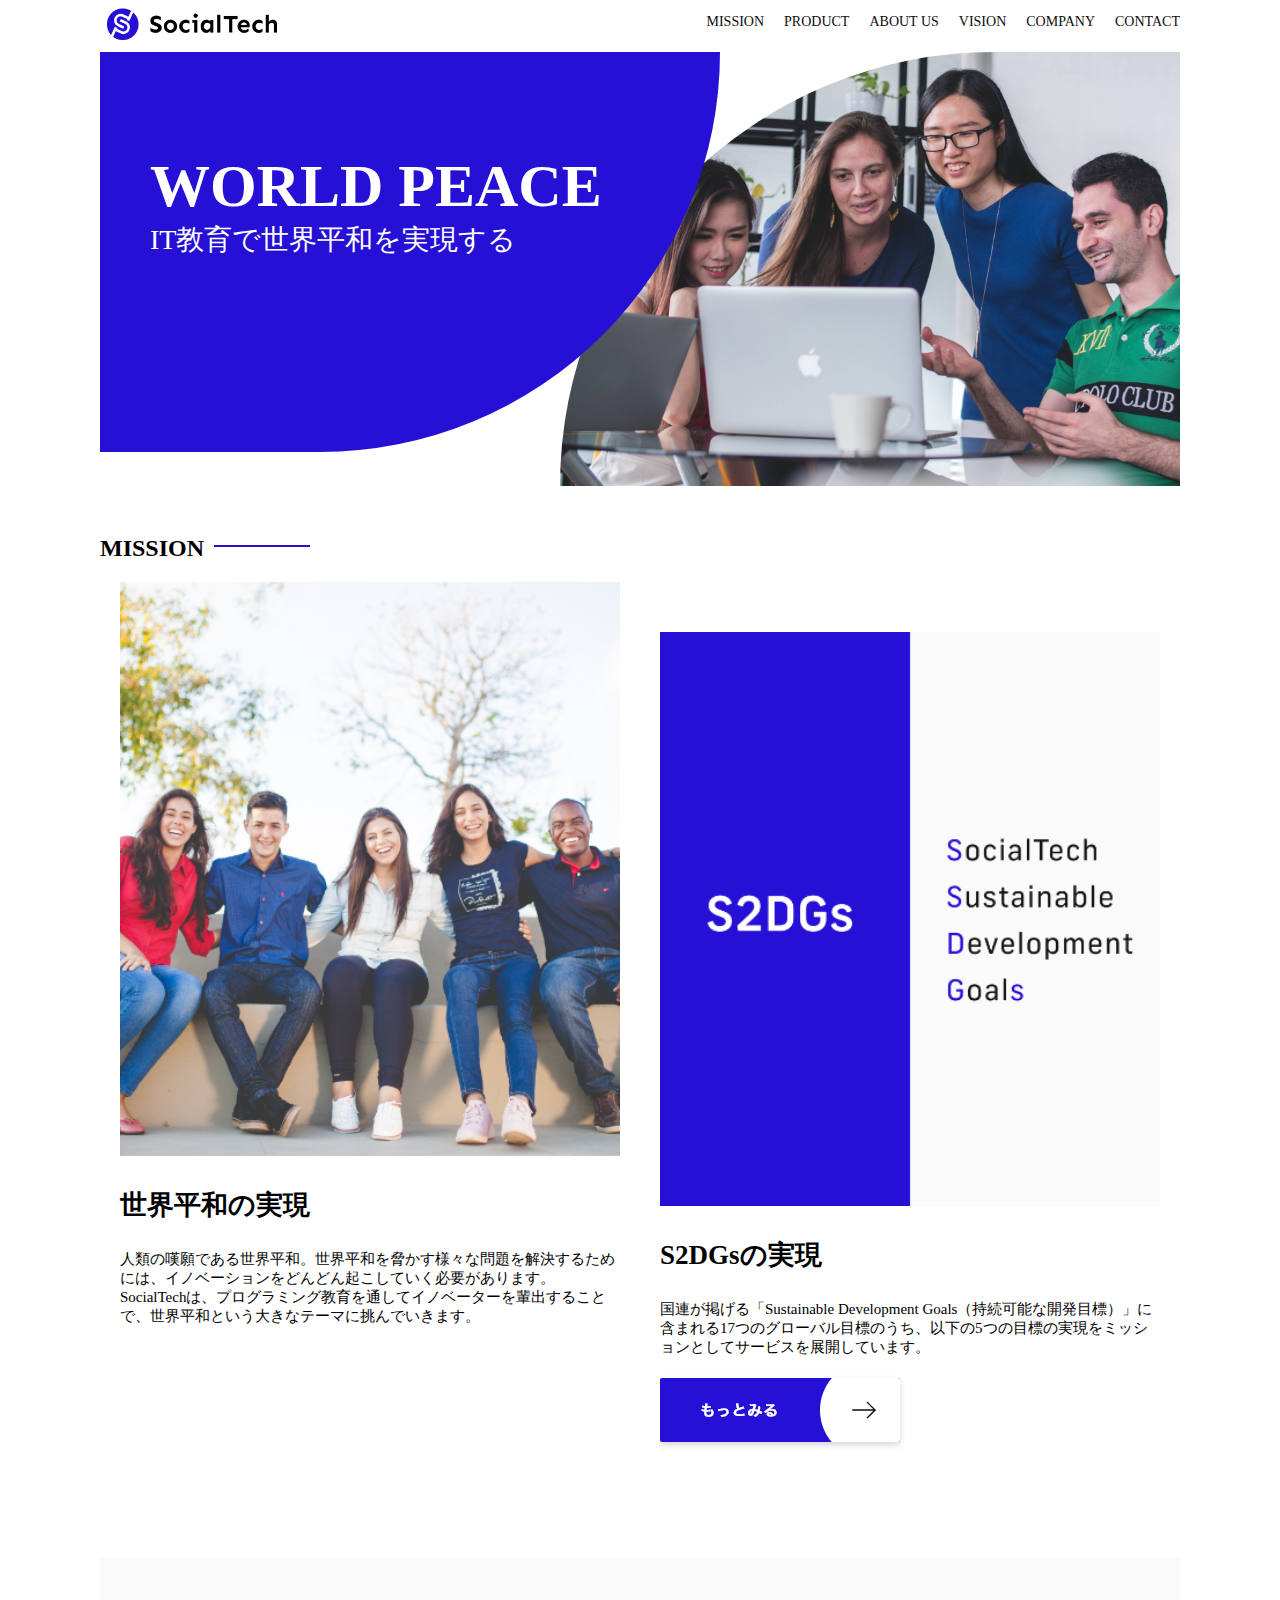
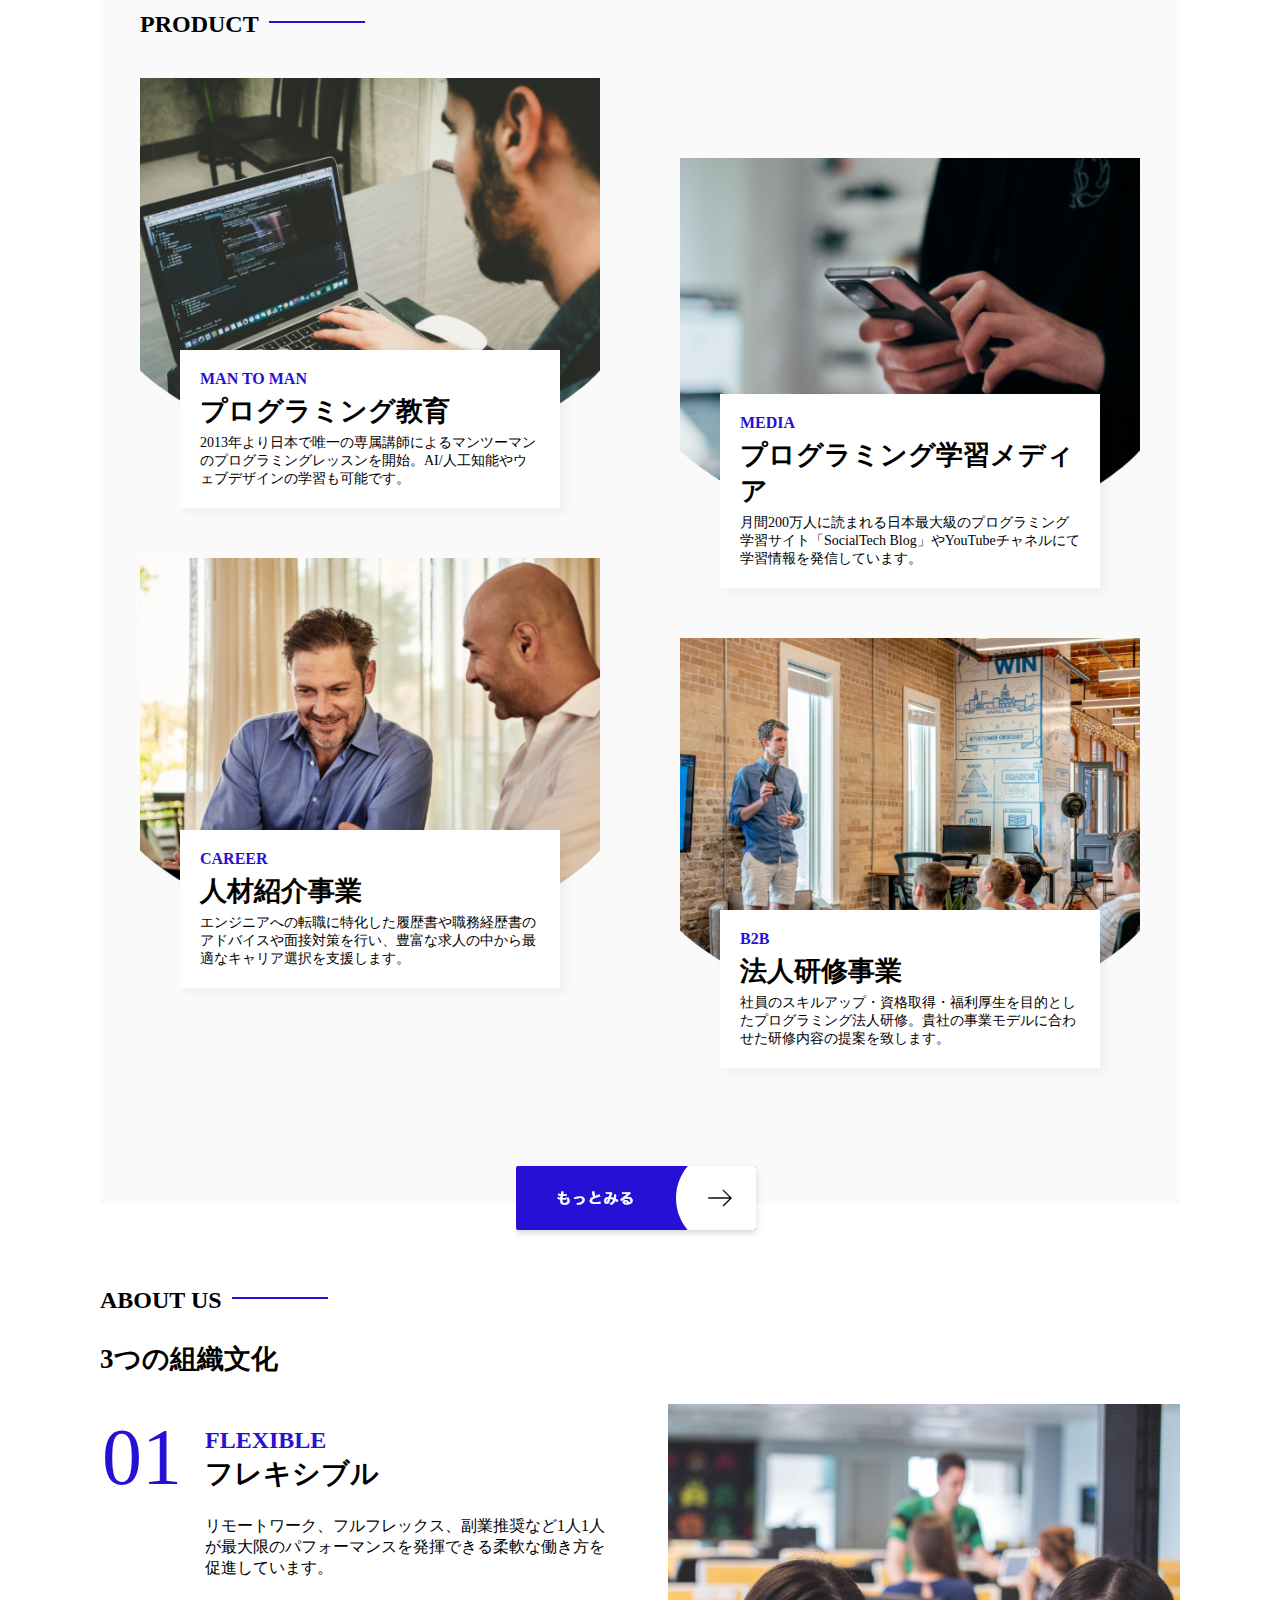
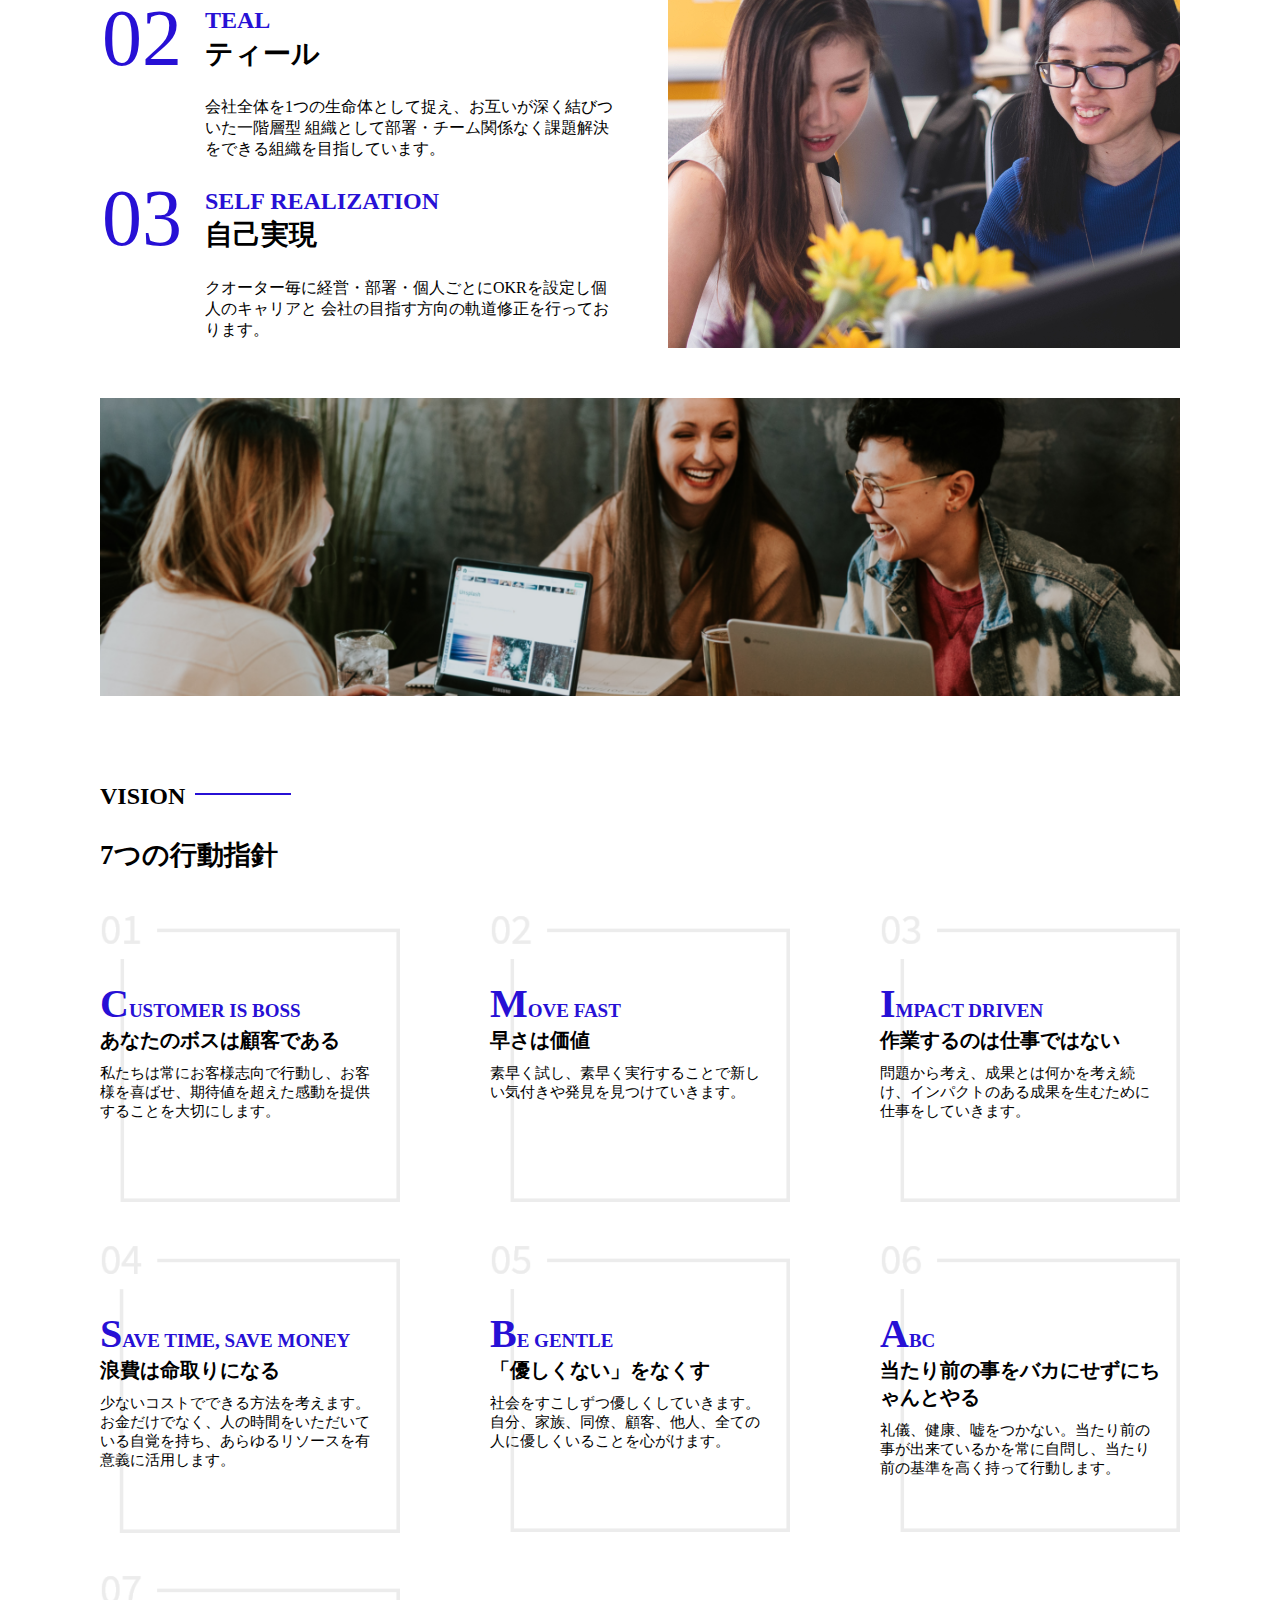
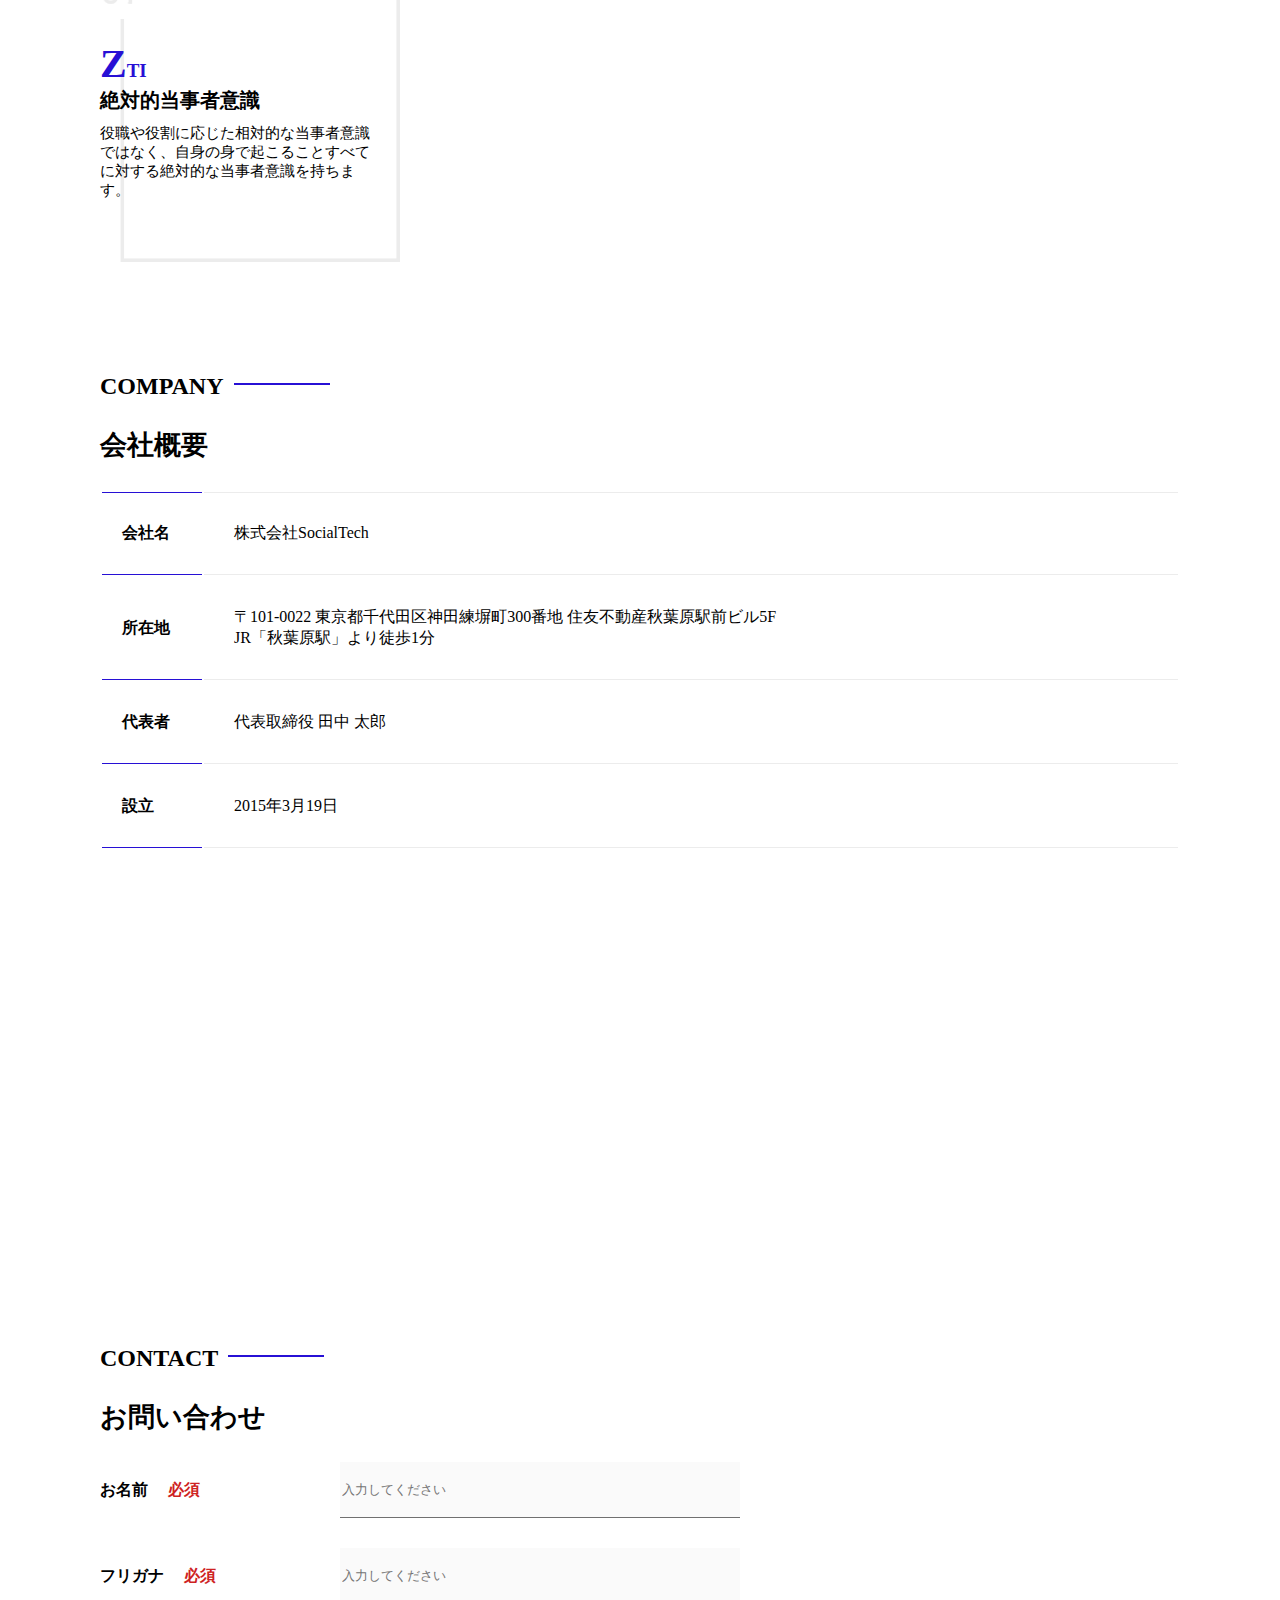
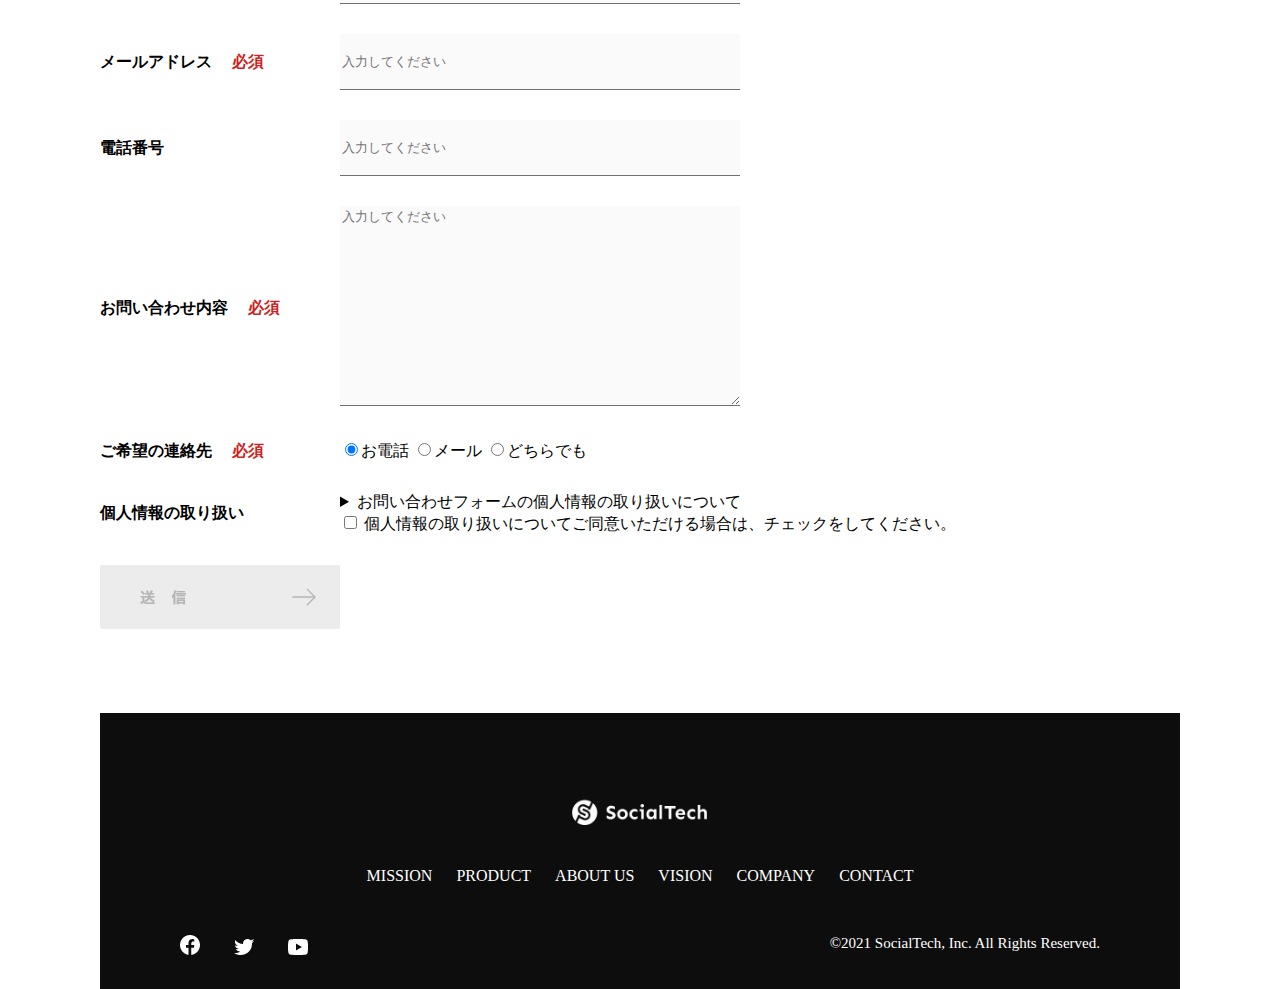
<file: index.html>
<!DOCTYPE html>
<html>

    <head>  
        <title>SocialTech</title> 
        <meta charset="utf-8">
        <meta name="description" content="SocialTechはEdTech業界のリーディングカンパニーを目指します。"> 
        <meta name="viewport" content="width=device-width, initial-scale=1.0">
        <link rel="stylesheet" href="style.css">

    </head>

    <body> 
        <header>
            <!-- ロゴ表示 -->
             <a href="index.html" id="logo"><img src="images/logo.png" alt="トップページに戻る"></a>

             <!-- PC用ナビゲーション -->
              <nav id="nav-pc">
                <ul>
                    <li><a href="mission.html">MISSION</a></li>
                    <li><a href="product.html">PRODUCT</a></li>
                    <li><a href="index.html#aboutus">ABOUT US</a></li>
                    <li><a href="index.html#vision">VISION</a></li>
                    <li><a href="index.html#company">COMPANY</a></li>
                    <li><a href="index.html#contact">CONTACT</a></li>
                </ul>
              </nav>
                      <!-- スマホ用メニューボタン -->
        <button id="menu-sp" onclick="document.getElementById('nav-sp').style.display = 'block'">
            <img src="images/button-menu.png" alt="ナビゲーションを開く">
          </button>
                  <!-- スマホ用ナビゲーション -->
        <div id="nav-sp">
            <button id="close" onclick="document.getElementById('nav-sp').style.display = 'none'">
              <img src="images/button-close.png" alt="ナビゲーションを閉じる">
            </button>
    
            <nav>
              <ul>
                <li>
                  <a id="logo-sp" href="index.html" onclick="document.getElementById('nav-sp').style.display = 'none'"><img src="images/logo-sp.png" alt="トップページに戻る"></a>
                </li>
                <li><a class="menu" href="mission.html" onclick="document.getElementById('nav-sp').style.display = 'none'">MISSION</a></li>
                <li><a class="menu" href="product.html" onclick="document.getElementById('nav-sp').style.display = 'none'">PRODUCT</a></li>
                <li><a class="menu" href="index.html#aboutus" onclick="document.getElementById('nav-sp').style.display = 'none'">ABOUT US</a></li>
                <li><a class="menu" href="index.html#vision" onclick="document.getElementById('nav-sp').style.display = 'none'">VISION</a></li>
                <li><a class="menu" href="index.html#company" onclick="document.getElementById('nav-sp').style.display = 'none'">COMPANY</a></li>
                <li><a class="menu" href="index.html#contact" onclick="document.getElementById('nav-sp').style.display = 'none'">CONTACT</a></li>
              </ul>
            </nav>
            <div id="sns">
              <a href="https://www.facebook.com/sejuku2013">
                <img src="images/button-facebook.png" alt="Facebookのリンク">
              </a>
              <a href="https://twitter.com/samuraijuku">
                <img src="images/button-twitter.png" alt="Twitterのリンク">
              </a>
              <a href="https://www.youtube.com/channel/UCCFOQO5aDK0xXam4cUQXT8g">
                <img src="images/button-youtube.png" alt="YouTubeのリンク">
              </a>
            </div>
          </div>
        </header> 

        <main>
            <article>
                <!-- メインビジュアルを表示する場所をセクションタグで確保-->
                 <!-- sectionタグは文書内で1つのまとまりを表す要素 -->
                 <section id="main-visual">

                    <div id="main-message">
                        <h1>WORLD PEACE</h1>
                        <p>IT教育で世界平和を実現する</p>
                    </div>

                    <img src="images/index/index-main.png" alt="PCの周りに集まる多国籍の仲間たち">

                 </section>

                 <!-- ミッション MISSIONというセクションを表示するエリアを確保 -->
                  <section id="mission">

                        <h2 class="index-h2">MISSION</h2>

                    <div id="mission-flex">

                        <!-- セクション左側 -->
                        <div>
                            <img id ="mission-photo" src="images/index/index-mission.png" alt="屋外のベンチで写真を撮影する多国籍の仲間たち">
                            <h3>世界平和の実現</h3>
                            <p>
                                人類の嘆願である世界平和。世界平和を脅かす様々な問題を解決するためには、イノベーションをどんどん起こしていく必要があります。SocialTechは、プログラミング教育を通してイノベーターを輩出することで、世界平和という大きなテーマに挑んでいきます。
                            </p>
                        </div>

                        <!-- セクション右側 -->
                        <div>
                            <img id="s2dgs" src="images/index/s2dgs.png" alt="S2DGs">
                            <h3>S2DGsの実現</h3>
                            <p>
                                国連が掲げる「Sustainable Development Goals（持続可能な開発目標）」に含まれる17つのグローバル目標のうち、以下の5つの目標の実現をミッションとしてサービスを展開しています。
                            </p>
                            <a href="mission.html">
                                <img src="images/button-more.png" alt="もっとみる">
                            </a>
                        </div>

                    </div>

                  </section>

                <!-- PRODUCTというセクションを表示するエリアを確保 -->
                   <section id="product">

                        <h2 class="index-h2">PRODUCT</h2>

                        <div class="product-flex"><!-- 左右の枠含む外枠 -->

                            <!-- セクション左側 -->
                            <div id="product-left">
                                <div> <!--上の枠-->
                                    <img class="product-photo" src="images/index/index-mantoman.png" alt="PCでコードを書く男性">
                                    <div class="product-explain"><!--上の中の枠-->
                                        <span>MAN TO MAN</span>
                                        <h3>プログラミング教育</h3>
                                        <p>
                                            2013年より日本で唯一の専属講師によるマンツーマンのプログラミングレッスンを開始。AI/人工知能やウェブデザインの学習も可能です。
                                        </p>
                                    </div>
                                </div>

                               <div><!--下の枠-->
                                    <img class="product-photo" src="images/index/index-career.png" alt="笑顔で話し合う2人の男性">
                                    <div class="product-explain"><!--下の中の枠-->
                                        <span>CAREER</span>
                                        <h3>人材紹介事業</h3>
                                        <p>
                                            エンジニアへの転職に特化した履歴書や職務経歴書のアドバイスや面接対策を行い、豊富な求人の中から最適なキャリア選択を支援します。
                                        </p>
                                    </div>
                               </div>
                            </div>

                            <!-- セクション右側 -->
                            <div id="product-right">
                                <div><!--上の枠-->
                                    <img class="product-photo" src="images/index/index-media.png" alt="スマートフォンを操作する人">
                                    <div class="product-explain"><!--上の中の枠(説明文)-->
                                        <span>MEDIA</span>
                                        <h3>プログラミング学習メディア</h3>
                                        <p>
                                            月間200万人に読まれる日本最大級のプログラミング学習サイト「SocialTech Blog」やYouTubeチャネルにて学習情報を発信しています。
                                        </p>
                                    </div>
                                </div>

                                <div><!--下の枠-->
                                    <img class="product-photo" src="images/index/index-b2b.png" alt="講演中の男性とそれを聴く人々">
                                    <div class="product-explain"><!--下の中の枠（説明文）-->
                                        <span>B2B</span>
                                        <h3>法人研修事業</h3>
                                        <p>
                                            社員のスキルアップ・資格取得・福利厚生を目的としたプログラミング法人研修。貴社の事業モデルに合わせた研修内容の提案を致します。
                                        </p>
                                    </div>
                                </div>
                               
                            </div>
                        </div>
                        
                        <div id="product-more">
                            <a href="product.html">
                                <img src="images/button-more.png" alt="もっとみる">
                            </a>
                        </div>

                      </section>

                        <!---ABOUT US-->
      <section id="aboutus">
        <h2 class="index-h2">ABOUT US</h2>
        <h3>3つの組織文化</h3>
        <div>
              <table class="culture-table">
                <tr>
                  <td class="culture-num">01</td>
                  <th><span class="culture-en">FLEXIBLE</span><br>フレキシブル</th>
                </tr>
                <tr>
                  <td>
                    <!--空のセル-->
                  </td>
                  <td class="culture-description">リモートワーク、フルフレックス、副業推奨など1人1人が最大限のパフォーマンスを発揮できる柔軟な働き方を促進しています。</td>
                </tr>
                <tr>
                  <td class="culture-num">02</td>
                  <th><span class="culture-en">TEAL</span><br>ティール</th>
                </tr>
                <tr>
                  <td>
                    <!--空のセル-->
                  </td>
                  <td class="culture-description">会社全体を1つの生命体として捉え、お互いが深く結びついた一階層型 組織として部署・チーム関係なく課題解決をできる組織を目指しています。</td>
                </tr>
                <tr>
                  <td class="culture-num">03</td>
                  <th><span class="culture-en">SELF REALIZATION</span><br>自己実現</th>
                </tr>
                <tr>
                  <td>
                    <!--空のセル-->
                  </td>
                  <td class="culture-description">クオーター毎に経営・部署・個人ごとにOKRを設定し個人のキャリアと 会社の目指す方向の軌道修正を行っております。</td>
                </tr>
              </table>
              <img class="culture-img" src="images/index/index-aboutus1.png" alt="笑顔で話し合う2人の女性">
           
        </div>
            
        <img class="culture-img2" src="images/index/index-aboutus2.png" alt="笑顔で話し合う3人の男女">

        </section>

                     <!-- VISION -->
       <section id="vision">
        <h2 class="index-h2">VISION</h2>
        <h3>7つの行動指針</h3>
        <div>
            <div class="vision-box">
                <img src="images/index/vision-01.png" alt="01">
                <div>
                  <h4>CUSTOMER IS BOSS</h4>
                  <h5>あなたのボスは顧客である</h5>
                  <p>私たちは常にお客様志向で行動し、お客様を喜ばせ、期待値を超えた感動を提供することを大切にします。</p>
                </div>
              </div>
                 <div class="vision-box">
                  <img src="images/index/vision-02.png" alt="02">
                  <div>
                    <h4>MOVE FAST</h4>
                    <h5>早さは価値</h5>
                    <p>素早く試し、素早く実行することで新しい気付きや発見を見つけていきます。</p>
                  </div>
                </div>
                <div class="vision-box">
                  <img src="images/index/vision-03.png" alt="03">
                  <div>
                    <h4>IMPACT DRIVEN</h4>
                    <h5>作業するのは仕事ではない</h5>
                    <p>問題から考え、成果とは何かを考え続け、インパクトのある成果を生むために仕事をしていきます。</p>
                  </div>
                </div>
                <div class="vision-box">
                  <img src="images/index//vision-04.png" alt="04">
                  <div>
                    <h4>SAVE TIME, SAVE MONEY</h4>
                    <h5>浪費は命取りになる</h5>
                    <p>少ないコストでできる方法を考えます。お金だけでなく、人の時間をいただいている自覚を持ち、あらゆるリソースを有意義に活用します。</p>
                  </div>
                </div>
                <div class="vision-box">
                  <img src="images/index/vision-05.png" alt="05">
                  <div>
                    <h4>BE GENTLE</h4>
                    <h5>「優しくない」をなくす</h5>
                    <p>社会をすこしずつ優しくしていきます。自分、家族、同僚、顧客、他人、全ての人に優しくいることを心がけます。</p>
                  </div>
                </div>
                <div class="vision-box">
                  <img src="images/index/vision-06.png" alt="06">
                  <div>
                    <h4>ABC</h4>
                    <h5>当たり前の事をバカにせずにちゃんとやる</h5>
                    <p>礼儀、健康、嘘をつかない。当たり前の事が出来ているかを常に自問し、当たり前の基準を高く持って行動します。</p>
                  </div>
                </div>
                <div class="vision-box">
                  <img src="images/index/vision-07.png" alt="07">
                  <div>
                    <h4>ZTI</h4>
                    <h5>絶対的当事者意識</h5>
                    <p>役職や役割に応じた相対的な当事者意識ではなく、自身の身で起こることすべてに対する絶対的な当事者意識を持ちます。</p>
                  </div>
                </div>
        </div>
      </section>

         <!-- COMPANY -->
        <section id="company">
            <h2 class="index-h2">COMPANY</h2>
            <h3>会社概要</h3>
            <table id="company-table">
              <tr>
                <th class="tableheader tableheader-first">会社名</th>
                <td class="cell cell-first">株式会社SocialTech</td>
              </tr>
              <tr>
                <th class="tableheader">所在地</th>
                <td class="cell">〒101-0022 東京都千代田区神田練塀町300番地 住友不動産秋葉原駅前ビル5F<br>JR「秋葉原駅」より徒歩1分</td>
              </tr>
              <tr>
                <th class="tableheader">代表者</th>
                <td class="cell">代表取締役 田中 太郎</td>
              </tr>
              <tr>
                <th class="tableheader">設立</th>
                <td class="cell">2015年3月19日</td>
              </tr>
            </table>
             <iframe 
                src="https://www.google.com/maps/embed?pb=!1m18!1m12!1m3!1d3240.0688551336807!2d139.7720776771055!3d35.69992317258124!2m3!1f0!2f0!3f0!3m2!1i1024!2i768!4f13.1!3m3!1m2!1s0x60188fee13660e23%3A0x77137876edf742ac!2z5L2P5Y-L5LiN5YuV55Sj56eL6JGJ5Y6f6aeF5YmN44OT44Or!5e0!3m2!1sja!2sjp!4v1704858013291!5m2!1sja!2sjp" 
                style="border: 0" allowfullscreen="" loading="lazy">
            </iframe>
        </section>  
         <!-- お問い合わせフォーム -->
      <section id="contact">
        <h2 class="index-h2">CONTACT</h2>
        <h3>お問い合わせ</h3>
        <form>
          <div>
            <div class="contact-heading">
              <label class="contact-label">お名前<span class="contact-span">必須</span></label>
            </div>
            <div>
              <input type="text" name="name" placeholder="入力してください" class="contact-textbox">
            </div>
          </div>
          <div>
            <div class="contact-heading">
              <label class="contact-label">フリガナ<span class="contact-span">必須</span></label>
            </div>
            <div>
              <input type="text" name="hurigana" placeholder="入力してください" class="contact-textbox">
            </div>
          </div>
          <div>
            <div class="contact-heading">
              <label class="contact-label">メールアドレス<span class="contact-span">必須</span></label>
            </div>
            <div>
              <input type="text" name="email" placeholder="入力してください" class="contact-textbox">
            </div>
          </div>
          <div>
            <div class="contact-heading">
              <label class="contact-label">電話番号</label>
            </div>
            <div>
              <input type="text" name="tel" placeholder="入力してください" class="contact-textbox">
            </div>
          </div>
          <div>
            <div class="contact-heading">
              <label class="contact-label">お問い合わせ内容<span class="contact-span">必須</span></label>
            </div>
            <div>
              <textarea class="contact-textarea " placeholder="入力してください" name="message"></textarea>
            </div>
          </div>
          <div>
            <div class="contact-heading">
              <label class="contact-label">ご希望の連絡先<span class="contact-span">必須</span></label>
            </div>
            <div>
              <input class="radiobutton" type="radio" value="tel" name="contact" checked><label>お電話</label>
              <input class="radiobutton" type="radio" value="mail" name="contact"><label>メール</label>
              <input class="radiobutton" type="radio" value="both" name="contact"><label>どちらでも</label>
            </div>
          </div>
              <div>
                <div class="contact-heading">
                  <label class="contact-label">個人情報の取り扱い</label>
                </div>
                <div>
                  <details>
                    <summary>お問い合わせフォームの個人情報の取り扱いについて</summary>
                    <div>
                      <dl>
                        <dt>１．組織の名称又は氏名</dt>
                        <dd>株式会社SocialTech</dd>
                        <dt>２．個人情報保護管理者（若しくはその代理人）の氏名又は職名、所属及び連絡先</dt>
                        <dd>
                          <p>鈴木 一郎 コーポレート部</p>
                          <p>メールアドレス：samurai@example.com</p>
                          <p>TEL：03-1234-5678</p>
                        </dd>
                        <dt>３．個人情報の利用目的</dt>
                        <dd>
                          <ul>
                            <li>本サービス及び本サービスに関連する情報の提供又はそれらに関する連絡のため</li>
                            <li>ユーザーの本人確認のため</li>
                            <li>当社サービスのご案内のため</li>
                            <li>当社の商品等の広告または宣伝（電子メールによるものを含むものとします。）</li>
                          </ul>
                        </dd>
                        <dt>４．個人情報の取り扱い業務の委託</dt>
                        <dd>個人情報の取扱業務の全部または一部を外部に業務委託する場合があります。その際、弊社は、個人情報を適切に保護できる管理体制を敷き実行していることを条件として委託先を厳選したうえで、機密保持契約を委託先と締結し、お客様の個人情報を厳密に管理させます。</dd>
                        <dt>５．個人情報の開示等の請求</dt>
                        <dd>
                          お客様は、弊社に対してご自身の個人情報の開示等（利用目的の通知、開示、内容の訂正・追加・削除、利用の停止または消去、第三者への提供の停止）に関して、当社問合わせ窓口に申し出ることができます。<br>
                          その際、弊社はお客様ご本人を確認させていただいたうえで、合理的な期間内に対応いたします。<br>
                          なお、個人情報に関する弊社問合わせ先は、次の通りです。
                        </dd>
                        <dd>
                          <p>株式会社SocialTech　個人情報問合せ窓口</p>
                          <p>〒150-0043　東京都千代田区神田練塀町300番地 住友不動産秋葉原駅前ビル5F</p>
                          <p>メールアドレス：samurai@example.com　TEL：03-1234-5678</p>
                        </dd>
  
                        <dt>６．個人情報を提供されることの任意性について</dt>
                        <dd>お客様がご自身の個人情報を弊社に提供されるか否かは、お客様のご判断によりますが、もしご提供されない場合には、適切なサービスが提供できない場合がありますので予めご了承ください。</dd>
                      </dl>
                    </div>
                  </details>
                  <input type="checkbox" name="agree">
                  <span>個人情報の取り扱いについてご同意いただける場合は、チェックをしてください。</span>
                </div>
              </div>
              <input type="image" src="images/button-submit.png" alt="送信する">
        </form>
      </section>

            </article>
        </main>

        <footer>
            <div id="footer-logo">
              <img src="images/logo-sp.png" alt="SocialTech">
            </div>
            <div id="footer-link">
                <a href="mission.html">MISSION</a>
                <a href="product.html">PRODUCT</a>
                <a href="index.html#aboutus">ABOUT US</a>
                <a href="index.html#vision">VISION</a>
                <a href="index.html#company">COMPANY</a>
                <a href="index.html#contact">CONTACT</a>
              </div>
              <div id="sns-footer">
                <div class="sns-btns">
                  <a href="https://www.facebook.com/sejuku2013"><img src="images/button-facebook.png" alt="Facebookのリンク"></a>
                  <a href="https://twitter.com/samuraijuku"><img src="images/button-twitter.png" alt="Twitterのリンク"></a>
                  <a href="https://www.youtube.com/channel/UCCFOQO5aDK0xXam4cUQXT8g"><img src="images/button-youtube.png" alt="YouTubeのリンク"></a>
                </div>
                <p id="copyright">&copy;2021 SocialTech, Inc. All Rights Reserved.</p>
              </div>
          </footer>

    </body>

</html>
</file>
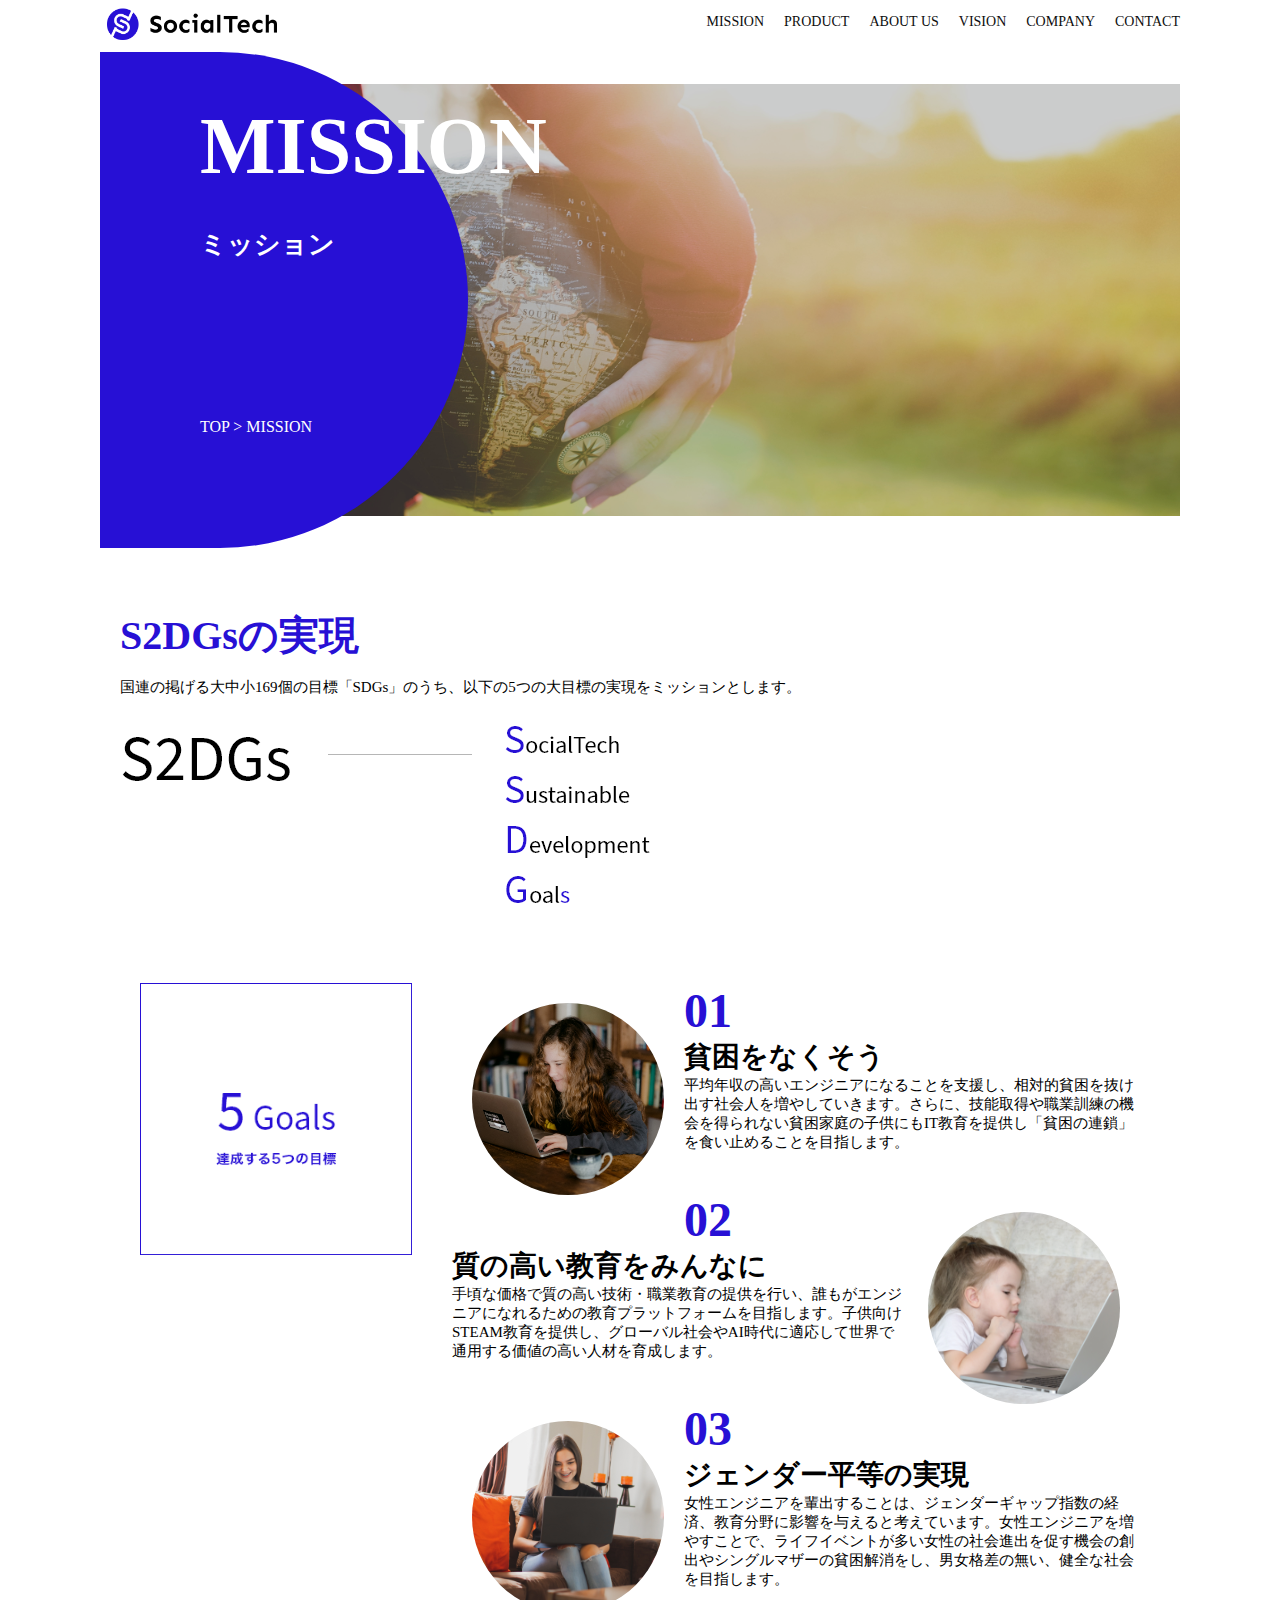
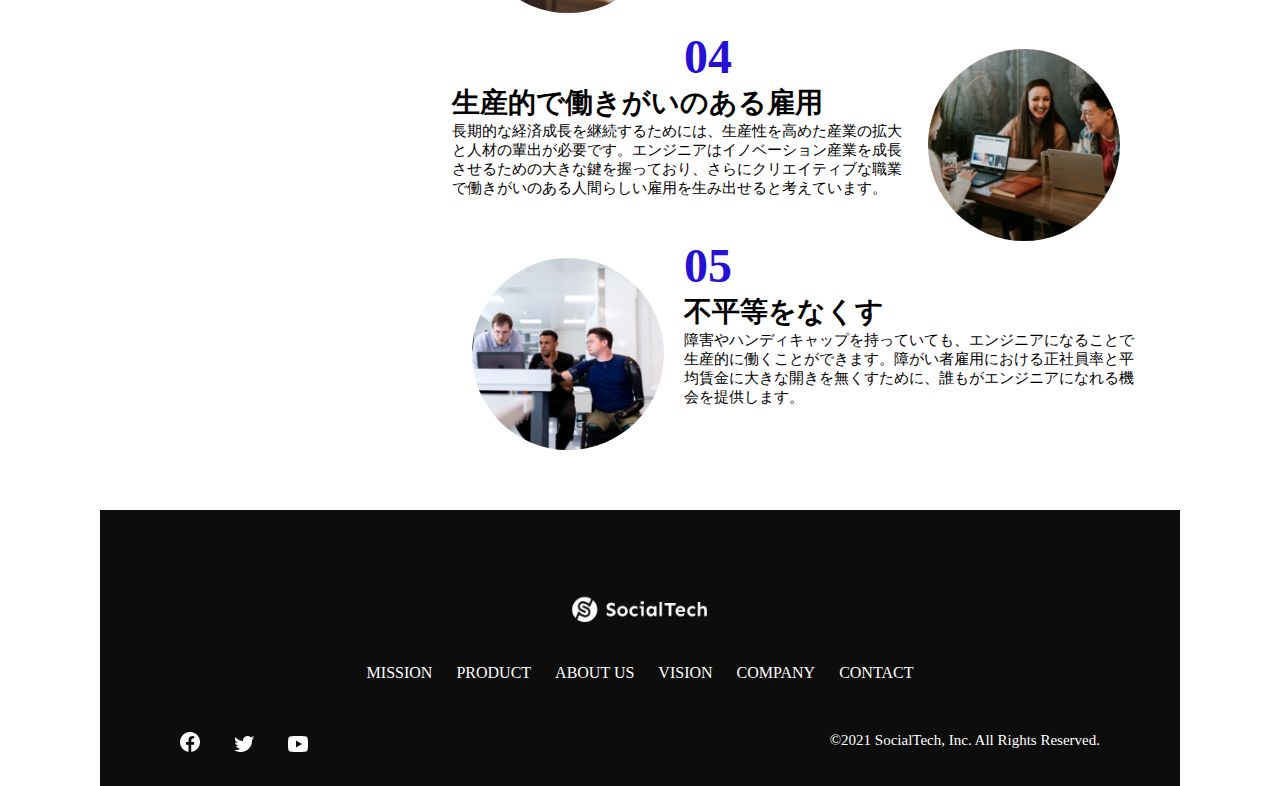
<file: mission.html>
<!DOCTYPE html>
<html>
    <head>
      <title>SocialTech - MISSION ミッション -</title>
      <meta charset="utf-8">
      <meta name="description" content="SocialTechが目指す5つの目標（S2DGs）を紹介します">
      <meta name="viewport" content="width=device-width, initial-scale=1.0">
      <link rel="stylesheet" href="style.css">
    </head>
  
    <body>
      <!-- ヘッダー -->
      <header>
        <!-- ロゴ -->
        <a href="index.html" id="logo">
          <img src="images/logo.png" alt="トップページに戻る">
        </a>
  
        <!-- PC用ナビゲーション -->
        <nav id="nav-pc">
          <ul>
            <li><a href="mission.html">MISSION</a></li>
            <li><a href="product.html">PRODUCT</a></li>
            <li><a href="index.html#aboutus">ABOUT US</a></li>
            <li><a href="index.html#vision">VISION</a></li>
            <li><a href="index.html#company">COMPANY</a></li>
            <li><a href="index.html#contact">CONTACT</a></li>
          </ul>
        </nav>
  
        <!-- スマホ用メニューボタン -->
        <button id="menu-sp" onclick="document.getElementById('nav-sp').style.display = 'block'">
          <img src="images/button-menu.png" alt="ナビゲーションを開く">
        </button>
  
        <!-- スマホ用ナビゲーション -->
        <div id="nav-sp">
          <button id="close" onclick="document.getElementById('nav-sp').style.display = 'none'">
            <img src="images/button-close.png" alt="ナビゲーションを閉じる">
          </button>
  
          <nav>
            <ul>
              <li>
                <a id="logo-sp" href="index.html" onclick="document.getElementById('nav-sp').style.display = 'none'"><img src="images/logo-sp.png" alt="トップページに戻る"></a>
              </li>
              <li><a class="menu" href="mission.html" onclick="document.getElementById('nav-sp').style.display = 'none'">MISSION</a></li>
              <li><a class="menu" href="product.html" onclick="document.getElementById('nav-sp').style.display = 'none'">PRODUCT</a></li>
              <li><a class="menu" href="index.html#aboutus" onclick="document.getElementById('nav-sp').style.display = 'none'">ABOUT US</a></li>
              <li><a class="menu" href="index.html#vision" onclick="document.getElementById('nav-sp').style.display = 'none'">VISION</a></li>
              <li><a class="menu" href="index.html#company" onclick="document.getElementById('nav-sp').style.display = 'none'">COMPANY</a></li>
              <li><a class="menu" href="index.html#contact" onclick="document.getElementById('nav-sp').style.display = 'none'">CONTACT</a></li>
            </ul>
          </nav>
          <div id="sns">
            <a href="https://www.facebook.com/sejuku2013">
              <img src="images/button-facebook.png" alt="Facebookのリンク">
            </a>
            <a href="https://twitter.com/samuraijuku">
              <img src="images/button-twitter.png" alt="Twitterのリンク">
            </a>
            <a href="https://www.youtube.com/channel/UCCFOQO5aDK0xXam4cUQXT8g">
              <img src="images/button-youtube.png" alt="YouTubeのリンク">
            </a>
          </div>
        </div>
      </header>
  
      <main>
        <article>
            <section id="mission-main">
                <div class="mission-main-inner">
                  <div id="mission-title">
                    <h1>MISSION<br><span>ミッション</span></h1>
                    <p>TOP > MISSION</p>
                  </div>
                </div>
             </section> 

             <section id="mission-s2dgs">
                <h2 class="mission-h2">S2DGsの実現</h2>
                <p>国連の掲げる大中小169個の目標「SDGs」のうち、以下の5つの大目標の実現をミッションとします。</p>
                <img src="images/mission/mission-s2dgs.png" alt="S2DGs">
              </section>
              
              <section id="mission-five-goals">
                <div class="five-goals-image">
                  <img src="images/mission/mission-5goals.png" alt="5Goals">
                </div>     
                <div class="five-goals-read">
                    <div>
                      <img class="fivegoals-image-left" src="images/mission/mission-5goals01.png" alt="PCを操作する女の子">
                      <span class="fivegoals-number">01</span>
                      <h3 class="fivegoals-h3">貧困をなくそう</h3>
                      <p class="fivegoals-p">平均年収の高いエンジニアになることを支援し、相対的貧困を抜け出す社会人を増やしていきます。さらに、技能取得や職業訓練の機会を得られない貧困家庭の子供にもIT教育を提供し「貧困の連鎖」を食い止めることを目指します。</p>
                    </div>
                    <div>
                      <img class="fivegoals-image-right" src="images/mission/mission-5goals02.png" alt="PCを見つめる小さい女の子">
                      <span class="fivegoals-number">02</span>
                      <h3 class="fivegoals-h3">質の高い教育をみんなに</h3>
                      <p class="fivegoals-p">手頃な価格で質の高い技術・職業教育の提供を行い、誰もがエンジニアになれるための教育プラットフォームを目指します。子供向けSTEAM教育を提供し、グローバル社会やAI時代に適応して世界で通用する価値の高い人材を育成します。</p>
                    </div>
                    <div>
                      <img class="fivegoals-image-left" src="images/mission/mission-5goals03.png" alt="PCを操作する女性">
        
                      <span class="fivegoals-number">03</span>
                      <h3 class="fivegoals-h3">ジェンダー平等の実現</h3>
                      <p class="fivegoals-p">女性エンジニアを輩出することは、ジェンダーギャップ指数の経済、教育分野に影響を与えると考えています。女性エンジニアを増やすことで、ライフイベントが多い女性の社会進出を促す機会の創出やシングルマザーの貧困解消をし、男女格差の無い、健全な社会を目指します。</p>
                    </div>
                    <div>
                      <img class="fivegoals-image-right" src="images/mission/mission-5goals04.png" alt="笑顔で話し合う3人の男女">
                      <span class="fivegoals-number">04</span>
                      <h3 class="fivegoals-h3">生産的で働きがいのある雇用</h3>
                      <p class="fivegoals-p">長期的な経済成長を継続するためには、生産性を高めた産業の拡大と人材の輩出が必要です。エンジニアはイノベーション産業を成長させるための大きな鍵を握っており、さらにクリエイティブな職業で働きがいのある人間らしい雇用を生み出せると考えています。</p>
                    </div>
                    <div>
                      <img class="fivegoals-image-left" src="images/mission/mission-5goals05.png" alt="障害を持つ男性が生き生きと働く様子">
                      <span class="fivegoals-number">05</span>
                      <h3 class="fivegoals-h3">不平等をなくす</h3>
                      <p class="fivegoals-p">障害やハンディキャップを持っていても、エンジニアになることで生産的に働くことができます。障がい者雇用における正社員率と平均賃金に大きな開きを無くすために、誰もがエンジニアになれる機会を提供します。</p>
                    </div>
                  </div>
                </section>        
        </article>
      </main>
  
      <footer>
        <div id="footer-logo">
          <img src="images/logo-sp.png" alt="SocialTech">
        </div>
        <div id="footer-link">
          <a href="mission.html">MISSION</a>
          <a href="product.html">PRODUCT</a>
          <a href="index.html#aboutus">ABOUT US</a>
          <a href="index.html#vision">VISION</a>
          <a href="index.html#company">COMPANY</a>
          <a href="index.html#contact">CONTACT</a>
        </div>
        <div id="sns-footer">
          <div class="sns-btns">
            <a href="https://www.facebook.com/sejuku2013"><img src="images/button-facebook.png" alt="Facebookのリンク"></a>
            <a href="https://twitter.com/samuraijuku"><img src="images/button-twitter.png" alt="Twitterのリンク"></a>
            <a href="https://www.youtube.com/channel/UCCFOQO5aDK0xXam4cUQXT8g"><img src="images/button-youtube.png" alt="YouTubeのリンク"></a>
          </div>
          <p id="copyright">&copy;2021 SocialTech, Inc. All Rights Reserved.</p>
        </div>
      </footer>
  
    </body>
  </html>
</file>
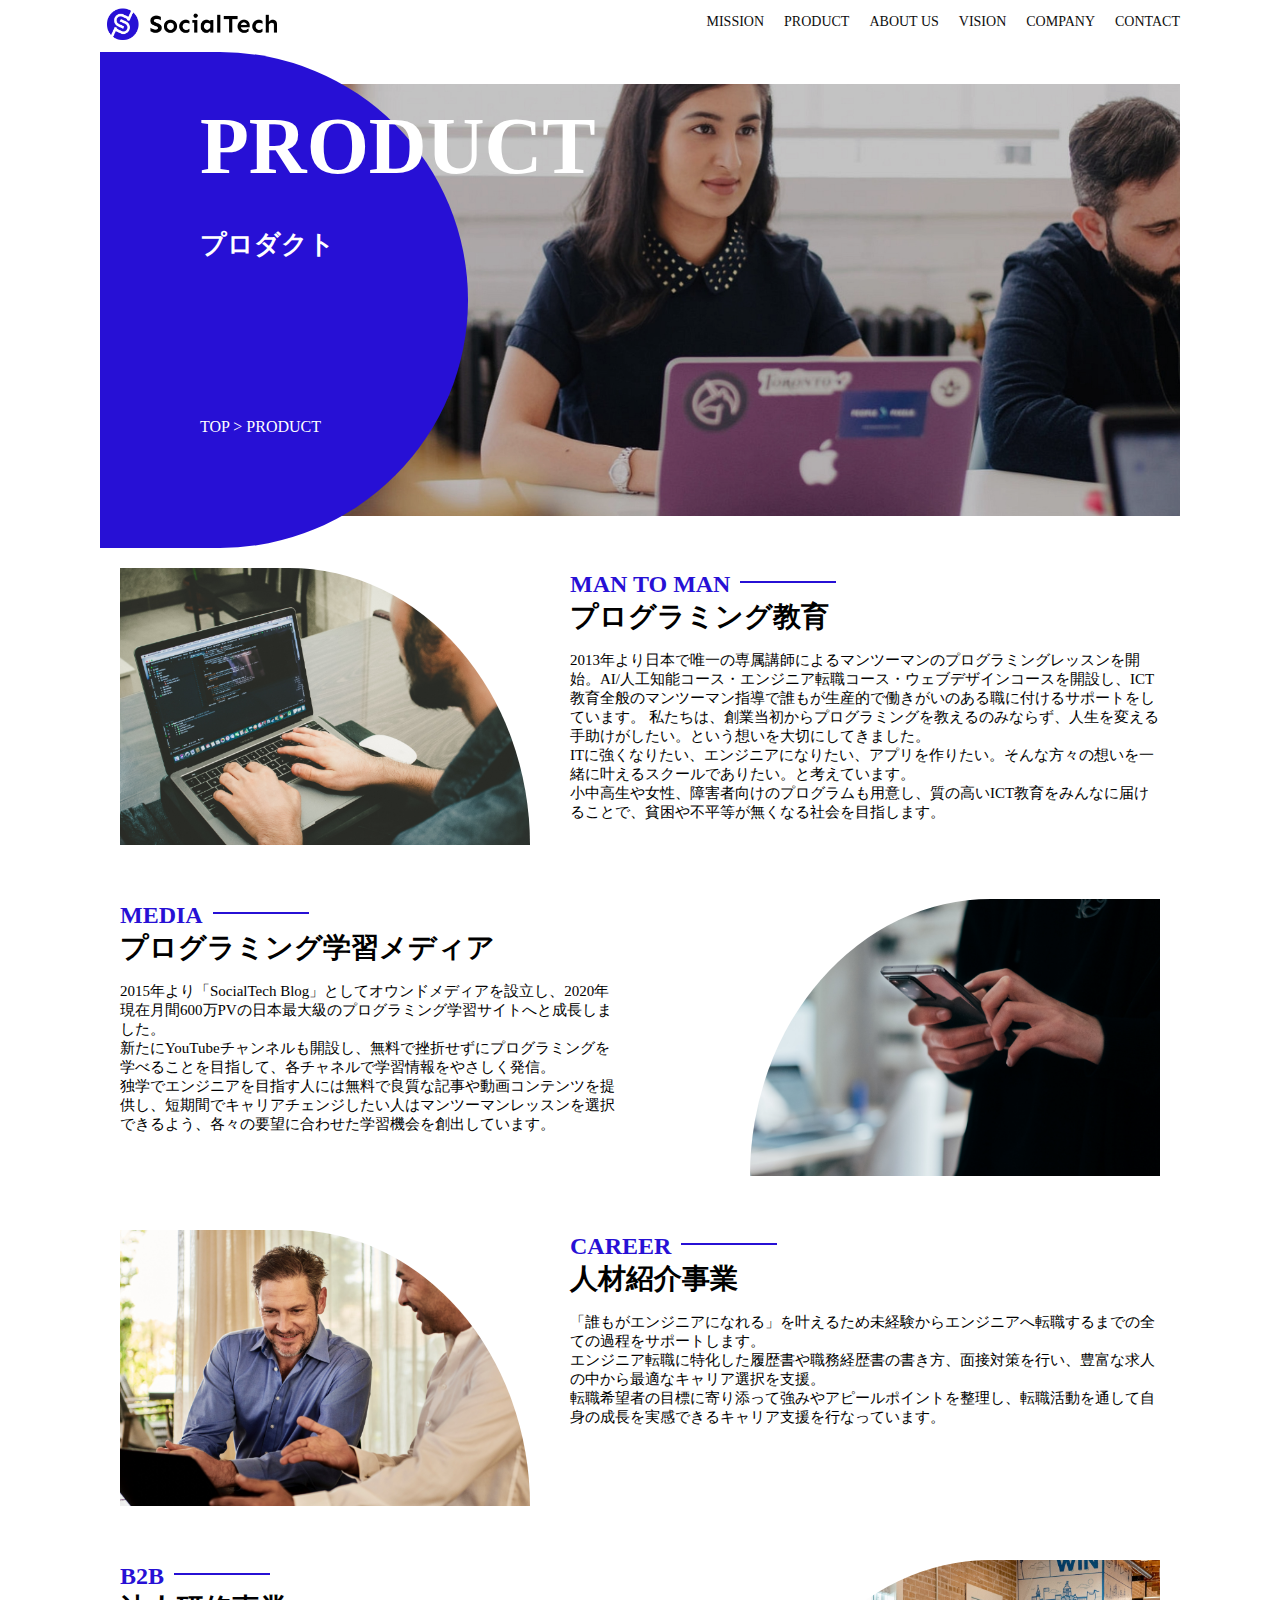
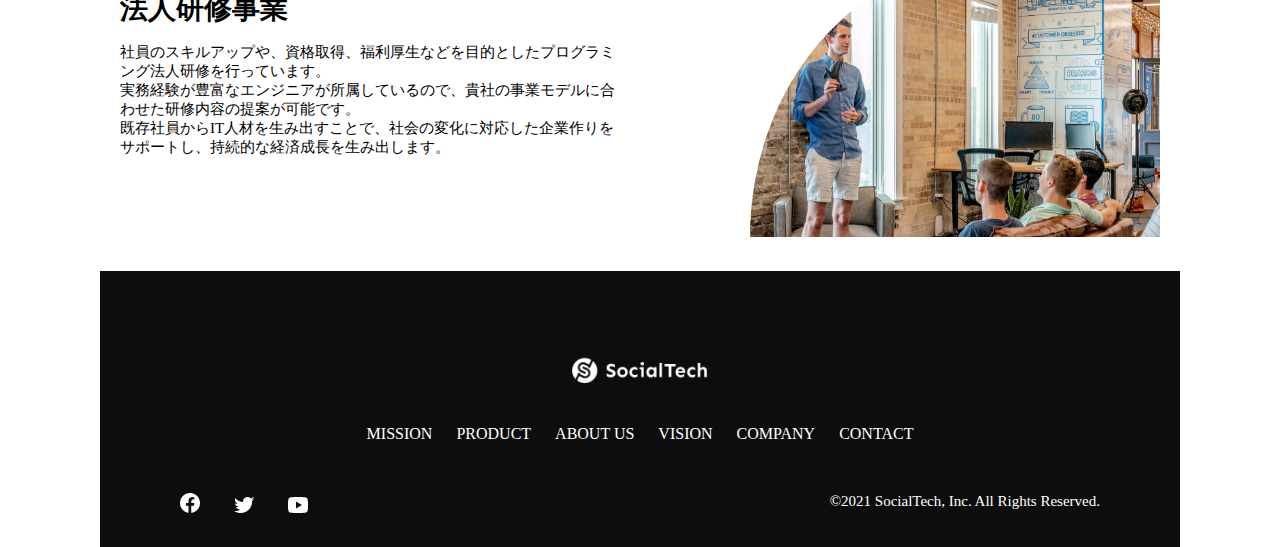
<file: product.html>
<!DOCTYPE html>
<html>
  <head>
    <title>SocialTech -PRODUCT プロダクト-</title>
    <meta charset="utf-8">
    <meta name="description" content="">
    <meta name="viewport" content="width=device-width, initial-scale=1.0">
    <link rel="stylesheet" href="style.css">
  </head>

  <body>
    <!-- ヘッダー -->
    <header>
      <!-- ロゴ -->
      <a href="index.html" id="logo">
        <img src="images/logo.png" alt="トップページに戻る">
      </a>

      <!-- PC用ナビゲーション -->
      <nav id="nav-pc">
        <ul>
          <li><a href="mission.html">MISSION</a></li>
          <li><a href="product.html">PRODUCT</a></li>
          <li><a href="index.html#aboutus">ABOUT US</a></li>
          <li><a href="index.html#vision">VISION</a></li>
          <li><a href="index.html#company">COMPANY</a></li>
          <li><a href="index.html#contact">CONTACT</a></li>
        </ul>
      </nav>

      <!-- スマホ用メニューボタン -->
      <button id="menu-sp" onclick="document.getElementById('nav-sp').style.display = 'block'">
        <img src="images/button-menu.png" alt="ナビゲーションを開く">
      </button>

      <!-- スマホ用ナビゲーション -->
      <div id="nav-sp">
        <button id="close" onclick="document.getElementById('nav-sp').style.display = 'none'">
          <img src="images/button-close.png" alt="ナビゲーションを閉じる">
        </button>

        <nav>
          <ul>
            <li>
              <a id="logo-sp" href="index.html" onclick="document.getElementById('nav-sp').style.display = 'none'"><img src="images/logo-sp.png" alt="トップページに戻る"></a>
            </li>
            <li><a class="menu" href="mission.html" onclick="document.getElementById('nav-sp').style.display = 'none'">MISSION</a></li>
            <li><a class="menu" href="product.html" onclick="document.getElementById('nav-sp').style.display = 'none'">PRODUCT</a></li>
            <li><a class="menu" href="index.html#aboutus" onclick="document.getElementById('nav-sp').style.display = 'none'">ABOUT US</a></li>
            <li><a class="menu" href="index.html#vision" onclick="document.getElementById('nav-sp').style.display = 'none'">VISION</a></li>
            <li><a class="menu" href="index.html#company" onclick="document.getElementById('nav-sp').style.display = 'none'">COMPANY</a></li>
            <li><a class="menu" href="index.html#contact" onclick="document.getElementById('nav-sp').style.display = 'none'">CONTACT</a></li>
          </ul>
        </nav>
        <div id="sns">
          <a href="https://www.facebook.com/sejuku2013">
            <img src="images/button-facebook.png" alt="Facebookのリンク">
          </a>
          <a href="https://twitter.com/samuraijuku">
            <img src="images/button-twitter.png" alt="Twitterのリンク">
          </a>
          <a href="https://www.youtube.com/channel/UCCFOQO5aDK0xXam4cUQXT8g">
            <img src="images/button-youtube.png" alt="YouTubeのリンク">
          </a>
        </div>
      </div>
    </header>

    <main>
      <article>
        <section id="product-main">
            <div class="product-main-inner">
              <div id="product-title">
                <h1>PRODUCT<br><span>プロダクト</span></h1>
                <p>TOP > PRODUCT</p>
              </div>
            </div>
         </section>

         <section class="product-section product-section-left">
            <div class="product-section-img">
              <img src="images/product/product-mantoman.png" alt="PCでコードを書く男性">
            </div>
            <div class="product-read">
              <h2 class="product-h2">MAN TO MAN</h2>
              <h3 class="product-h3">プログラミング教育</h3>
              <p>
                2013年より日本で唯一の専属講師によるマンツーマンのプログラミングレッスンを開始。AI/人工知能コース・エンジニア転職コース・ウェブデザインコースを開設し、ICT教育全般のマンツーマン指導で誰もが生産的で働きがいのある職に付けるサポートをしています。 私たちは、創業当初からプログラミングを教えるのみならず、人生を変える手助けがしたい。という想いを大切にしてきました。<br>ITに強くなりたい、エンジニアになりたい、アプリを作りたい。そんな方々の想いを一緒に叶えるスクールでありたい。と考えています。<br>小中高生や女性、障害者向けのプログラムも用意し、質の高いICT教育をみんなに届けることで、貧困や不平等が無くなる社会を目指します。
              </p>
            </div>
          </section>
  
          <section class="product-section product-section-right">
            <div class="product-read">
              <h2 class="product-h2">MEDIA</h2>
              <h3 class="product-h3">プログラミング学習メディア</h3>
              <p>2015年より「SocialTech Blog」としてオウンドメディアを設立し、2020年現在月間600万PVの日本最大級のプログラミング学習サイトへと成長しました。<br>新たにYouTubeチャンネルも開設し、無料で挫折せずにプログラミングを学べることを目指して、各チャネルで学習情報をやさしく発信。<br>独学でエンジニアを目指す人には無料で良質な記事や動画コンテンツを提供し、短期間でキャリアチェンジしたい人はマンツーマンレッスンを選択できるよう、各々の要望に合わせた学習機会を創出しています。</p>
            </div>
            <div class="product-section-img">
              <img src="images/product/product-media.png" alt="スマートフォンを操作する人">
            </div>
          </section>
  
          <section class="product-section product-section-left">
            <div class="product-section-img">
              <img src="images/product/product-career.png" alt="笑顔で話し合う2人の男性">
            </div>
            <div class="product-read">
              <h2 class="product-h2">CAREER</h2>
              <h3 class="product-h3">人材紹介事業</h3>
              <p>「誰もがエンジニアになれる」を叶えるため未経験からエンジニアへ転職するまでの全ての過程をサポートします。<br>エンジニア転職に特化した履歴書や職務経歴書の書き方、面接対策を行い、豊富な求人の中から最適なキャリア選択を支援。<br>転職希望者の目標に寄り添って強みやアピールポイントを整理し、転職活動を通して自身の成長を実感できるキャリア支援を行なっています。<br></p>
            </div>
          </section>
  
          <section class="product-section product-section-right">
            <div class="product-read">
              <h2 class="product-h2">B2B</h2>
              <h3 class="product-h3">法人研修事業</h3>
              <p>社員のスキルアップや、資格取得、福利厚生などを目的としたプログラミング法人研修を行っています。<br>実務経験が豊富なエンジニアが所属しているので、貴社の事業モデルに合わせた研修内容の提案が可能です。<br>既存社員からIT人材を生み出すことで、社会の変化に対応した企業作りをサポートし、持続的な経済成長を生み出します。</p>
            </div>
            <div class="product-section-img">
              <img src="images/product/product-b2b.png" alt="講演中の男性とそれを聴く人々">
            </div>
          </section>
        
      </article>
    </main>

    <footer>
      <div id="footer-logo">
        <img src="images/logo-sp.png" alt="SocialTech">
      </div>
      <div id="footer-link">
        <a href="mission.html">MISSION</a>
        <a href="product.html">PRODUCT</a>
        <a href="index.html#aboutus">ABOUT US</a>
        <a href="index.html#vision">VISION</a>
        <a href="index.html#company">COMPANY</a>
        <a href="index.html#contact">CONTACT</a>
      </div>
      <div id="sns-footer">
        <div class="sns-btns">
          <a href="https://www.facebook.com/sejuku2013"><img src="images/button-facebook.png" alt="Facebookのリンク"></a>
          <a href="https://twitter.com/samuraijuku"><img src="images/button-twitter.png" alt="Twitterのリンク"></a>
          <a href="https://www.youtube.com/channel/UCCFOQO5aDK0xXam4cUQXT8g"><img src="images/button-youtube.png" alt="YouTubeのリンク"></a>
        </div>
        <p id="copyright">&copy;2021 SocialTech, Inc. All Rights Reserved.</p>
      </div>
    </footer>
    
  </body>
</html>
</file>
<file: style.css>
/* PC、スマホ共通スタイル */
* {
    box-sizing: border-box;
}

p {
    font-size: 15px;
}

/* PC、スマホ共通スタイル */
body {
    max-width: 1080px;
    margin: 0 auto 0 auto;/*? margin:auto 0との違いは*/
    font-family: " Source Sans Pro", "Hiragino Kaku Gothic ProN", Meiryo, Arial, sans-serif";
}

/* ヘッダー */
header {
    display: flex;
    justify-content: space-between;
}

/* ナビゲーションのレイアウト */
#nav-pc {
    font-size: 14px;
}

#nav-pc ul{
    display: flex;
    padding-left: 0;
}


#nav-pc li {
    list-style: none; /* liの・をなくす */
}

/* ナビゲーションのリンクの装飾設定 */
#nav-pc a {
    text-decoration: none;  /* リンクの下線を非表示 */
    margin-left: 20px; /*ナビゲーションの各リンクの幅をあける*/
    color: #0d0d0d;
}

#nav-pc a:hover {
    text-decoration: underline; /*リンクがホバー状態のときのみ下線を表示する*/
}

/* スマホ用ナビを非表示 */
   #nav-sp,
    #menu-sp {
      display: none;
    }

/* メインビジュアル */
#main-visual {
    position:relative; /*メッセージと画像を相対位置（relative;）で配置するため*/
    height: 400px;
}

#main-message {
    position: absolute;
    top: 0;
    left: 0; /* 親要素の一番左上に配置される*/
    background-color: #2710d5;
    color: #ffffff;
    border-radius: 0 0 476px 0;
    max-width: 620px;
    height: 100%;
    width: 100%; /*高さ幅100％にして要素に合わせて広げる*/
    z-index: 11; /*画像の上に重なるようにする*/
}

#main-message > h1 {
    font-size: 60px;
    margin: 100px 0 0 50px;
}

#main-message > p {
    font-size: 28px;
    margin: 0 0 0 50px;
}

#main-visual > img {
    max-width: 620px;
    border-radius: 476px 0 0 0;
    position: absolute; /*親要素を基準にした絶対位置*/
    top: 0;
    right: 0;
    z-index: 10;
}

/* 見出し */
h2  {
    margin: 40px 0 0 0;
}

h2::after {
    content: url("images/line.png");
    margin-left: 10px;
}

h3 {
    font-size: 27px;
}

/* ミッション　セクション全体 */
#mission {
    margin: 80px auto ; /*左右にautoを指定することで要素が中央寄せになる*/   
}

/* 左右のセクション(div) */
#mission-flex {
    display: flex;
}

#mission-flex > div {
    width: 50%;  /*2つのdiv要素を半分にわける*/
    margin: 20px; 
}

/* 左側の写真 */
#mission-photo {
    width: 100%; /*親要素(div)の幅いっぱいに広げる*/
}

/* 右側の写真 */
#s2dgs {
    margin-top: 50px;
    width: 100%;
}

/* プロダクト 　セクション全体*/
#product {
    background-color:  #fafafa;
    margin: 80px 0 ;
    padding: 10px 40px 0px 40px;
}

/* 左右の枠含む外枠 */
#product .product-flex { /*4つのコンテンツをグループ化するdiv要素*/
    margin-top: 40px;
    display: flex; /*子要素を横並びにする*/
}

/* 左のカラム */
#product-left {
    width: 50%;
    margin-right: 20px;
}

/* 右のカラム */
#product-right {
    width: 50%;
    margin-left: 20px;
    margin-top: 80px;
}

/* 画像＋説明の枠 */
#product-left > div {
    position: relative; /*子要素である画像やテキストに相対位置で配置するため ??意味が分からない*/
    height: 480px;
    margin-right: 20px;
}

#product-right > div {
    position: relative;
    height: 480px;
    margin-left: 20px;
}

/* 画像 */
.product-photo {
    width: 100%;
}

/* 説明文の枠 */
.product-explain {
    background-color: #ffffff;
    position: absolute; /*??何の絶対位置で配置する*/
    left: 0; /*??どの部分をいっているかがわからない*/
    bottom: 50px;
    margin: 0 40px;
    padding: 20px;
    box-shadow: 5px 5px 10px rgba(0, 0, 0, 0.05);
}

/* 説明文の英語 */
.product-explain > span {
    color: #2710d5;
    font-weight: bold;
    font-size: 16px;
    margin: 0;
}

/* 説明文の見出し */
.product-explain > h3 {
    margin: 5px  0;
}

/* 説明文 */
.product-explain > p {
    font-size: 14px;
    margin: 0; /*なぜ余白なし？？*/
}

/* もっとみるボタン */
#product-more {
    text-align: center;
}

#product-more a {
    position: relative;
    bottom: -42px; /*marginにマイナスをつけると親要素の外にはみ出す*/
}

 /* ABOUT US */
 #aboutus {
    margin: 80px auto 80px auto;
  }
  
  /* 3つの組織文化と画像を入れる枠 */
  #aboutus > div {
    display: flex;
  }

   /* 画像 */
   .culture-img {
    width: 50%;
    align-self: flex-start;
  }
  
  .culture-img2 {
    margin-top: 50px;
    width: 100%;
  }

   /* 3つの組織文化の表 */
   .culture-table {
    margin-right: 50px;
  }

   /* 番号 */
   .culture-num {
    font-size: 80px;
    color: #2710d5;
    padding: 0 20px 0 0;
  }

  /* 見出し */
  .culture-table th {
    text-align: left;
    font-size: 28px;
    font-weight: bold;
  }

  /* 組織文化英語 */
  .culture-en {
    color: #2710d5;
    font-size: 24px;
  }

  /* 説明文 */
  .culture-description {
    margin: 0;
  }

   /* ビジョン */
   #vision {
    margin: 80px auto 80px auto;
  }
  
  /* セクション内の外枠*/
  #vision > div {
    display: flex;
    justify-content: space-between;
    flex-wrap: wrap;
  }
  
  /*7つの行動指針の枠*/
  .vision-box {
    width: 300px;
    height: 300px;
    margin-bottom: 30px;
    position: relative;
  }

  .vision-box > img {
    width: 100%;
    position: relative;
    z-index: 30;
  }
  
  .vision-box > div {
    position: absolute; /*この場合の親要素とは*/
    top: 0;
    left: 0;
    z-index: 31;
    margin-right: 20px;
  }
  
  .vision-box > div > h4 {
    color: #2710d5;
    font-size: 19px;
    margin: 80px 0 0 0;
  }
  
  .vision-box > div > h4::first-letter {
    font-size: 40px;
  }
  
  .vision-box > div > h5 {
    font-size: 20px;
    margin: 0 ;
  }
  
  .vision-box > div > p {
    margin: 10px 0 0 0;
  }

  #company{
    margin: 80px auto 80px auto;
  }

  #company-table {
    width: 100%;
  }
  
  .tableheader {
    text-align: left;
    padding: 20px;
    border-bottom-color: #2710d5;
    border-bottom-width: 1px;
    border-bottom-style: solid;
    width: 100px;
  }
  
  .tableheader-first {
    border-top-color: #2710d5;
    border-top-width: 1px; /*太さ*/
    border-top-style: solid;
  }
  
  .cell {
    padding: 30px;
    border-bottom-color: #ececec;
    border-bottom-width: 1px;
    border-bottom-style: solid;
  }
  
  .cell-first {
    border-top-color: #ececec;
    border-top-width: 1px;
    border-top-style: solid;
  }

  #company > iframe {
    width: 100%;
    height: 368px;
    margin-top: 40px;
  }

 /* お問い合わせ */
 #contact {
  margin: 80px auto 80px auto;
}

/* 外枠 */
#contact > form > div {
  display: flex;
  flex-direction: row;
  flex-wrap: wrap;
  padding-bottom: 30px;
}

 /* 左列の見出し */
 .contact-heading {
  width: 240px;
  align-self: center;
}
/* 見出しのラベル */
.contact-label {
  font-weight: bold;
}
/* 必須 */
.contact-span {
  color: #ce2222;
  margin: 0 0 0 20px;
  font-weight: bold;
}

 /* テキストボックス */
 .contact-textbox {
  border-top: 0px;
  border-left: 0px;
  border-right: 0px;
  border-bottom-width: 1px;
  border-bottom-color: #707070;
  border-style: solid;
  background-color: #fafafa;
  width: 400px;
  height: 56px;
}

/* お問い合わせ内容のテキストエリア */
.contact-textarea {
  border-top: 0px;
  border-left: 0px;
  border-right: 0px;
  border-bottom-width: 1px;
  border-bottom-color: #707070;
  background-color: #fafafa;
  width: 400px;
  height: 200px;
      }

  /* 個人情報の取り扱い */
  #contact dt {
    font-weight: bold;
  }
  
  #contact dd {
    margin: 0 0 16px 0;
  }
  
  #contact dd p {
    margin: 0;
  }
  
  #contact dd ul {
    padding-left: 0;
  }
  
  #contact dd li {
    margin-bottom: 0;
    list-style: none;
  }

  /* フッター */
  footer {
    background-color: #0d0d0d;
    text-align: center;
    padding: 80px 80px 30px 80px;
  }
  
  #footer-logo {
    margin-bottom: 30px;
  }

  #footer-link {
    margin-bottom: 50px;
  }
  
  #footer-link > a {
    text-decoration: none;
    margin: 10px;
    color: #ffffff;
  }
  
  #footer-link > a:hover {
    text-decoration: underline;
  }
  #sns-footer {
    display: flex;
    justify-content: space-between;
    text-align: left;
  }
  
  #sns-footer a {
    margin-right: 30px;
  }
  
  #copyright {
    color: #ffffff;
    margin: 0;
  }

 /* mission.html用スタイル */
  /* ミッションのメインビジュアル */
  .mission-main-inner {
    background-image: url("images/mission/mission-main.png");
    background-repeat: no-repeat;
    background-position-y: center;
  }
  
  #mission-title {
    background-color: #2710d5;
    width: 368px;
    color: #ffffff;
    height: 496px;
    border-radius: 0 248px 248px 0;
    position: relative;
  }
  
  #mission-title h1 {
    position: absolute;
    top: 0;
    left: 100px;
    font-size: 80px;
    line-height: 1;
  }
  
  #mission-title h1 span {
    font-size: 26px;
  }
  
  #mission-title > p {
    position: absolute;
    top: 350px;
    left: 100px;
    font-size: 16px;
  }

 /* ミッションページ　S2DGSの設定 */
 #mission-s2dgs {
  padding: 20px;
}

.mission-h2 {
  color: #2710d5;
  font-size: 40px;
}


.mission-h2::after {
  content: none;
} 

 /* ミッションページ　5つのゴールの設定 */
  #mission-five-goals {
    padding: 20px;
    display: flex;
  }
  
  #mission-five-goals .five-goals-image {
    width: 30%;
    padding: 20px;
  }
  
  #mission-five-goals .five-goals-image img {
    width: 100%;
  }
  
  #mission-five-goals .five-goals-read {
    width: 70%;
    padding: 20px;
  }
  
  #mission-five-goals .five-goals-read > div {
    margin-bottom: 40px;
  }
  
  .fivegoals-image-right {
    float: right;
    margin: 20px;
  }
  
  .fivegoals-image-left {
    float: left;
    margin: 20px;
  }
  
  .fivegoals-number {
    color: #2710d5;
    font-size: 48px;
    font-weight: bold;
    margin: 0;
  }
  
  .fivegoals-h3 {
    font-size: 28px;
    margin: 0;
  }
  
  .fivegoals-p {
    margin: 0;
  }

    /* プロダクトページ */
    .product-main-inner {
      background-image: url("images/product/product-main.png");
      background-repeat: no-repeat;
      background-position-y: center;
    }
    
    #product-title {
      background-color: #2710d5;
      width: 368px;
      color: #ffffff;
      height: 496px;
      border-radius: 0 248px 248px 0;
      position: relative;
    }
    
    #product-title h1 {
      position: absolute;
      top: 0;
      left: 100px;
      font-size: 80px;
      line-height: 1;
    }
    
    #product-title h1 span {
      font-size: 26px;
    }
    
    #product-title > p {
      position: absolute;
      top: 350px;
      left: 100px;
      font-size: 16px;
    }

  /* セクション */
  .product-section {
    display: flex;
    padding: 20px 20px 0;
  }
  
  .product-section .product-section-img {
    width: 450px;
  }
  
  /* 右が画像のセクション*/
  .product-section-left .product-section-img img {
    width: 100%;
    padding: 0 40px 30px 0;
    border-radius: 0 432px 0 0;
  }
  
  .product-section-left .product-read {
    width: 50%;
    flex-grow: 1;
  }
  
  .product-section-left .product-read p {
    margin-bottom: 0;
  }
  
  /* 右が画像のセクション*/
  .product-section-right {
    justify-content: space-between;
  }
  
  .product-section-right .product-section-img img {
    width: 100%;
    padding: 0 0 30px 40px;
    border-radius: 432px 0 0 0;
  }
  
  .product-section-right .product-read {
    width: 500px;
  }
  
  .product-h2 {
    color: #2710d5;
    font-size: 24px;
    margin: 0;
  }
  
  .product-h3 {
    font-size: 28px;
    margin: 0;
  }
   /*====================
   スマートフォン用のスタイル
  =====================*/
  @media screen and (max-width: 767px) {
    /* PC用ナビゲーション非表示 */
    #nav-pc {
      display: none;
    }
  
    /* ハンバーガーメニュー */
    #menu-sp {
      display: block;
      background-color: transparent;
      float: right;
      padding: 0;
      border: none;
    }
  
    /* スマホ用ナビゲーションの表示切替*/
    /* 初期状態、レイアウトと非表示設定 */
    #nav-sp {
      background-color: #2710d5;
      position: fixed;
      left: 0;
      top: 0;
      height: 100%;
      width: 100%;
      display: none;
      z-index: 100;
    }
    /* ×ボタン */
    #close {
      position: absolute;
      top: 20px;
      right: 20px;
      background-color: transparent;
      border: none;
    }
  
    #nav-sp nav ul {
      padding-left: 0;
    }
  
    #nav-sp nav li {
      list-style: none;
    }
  
    /* ナビゲーションメニュー用ロゴ */
    #logo-sp {
      margin: 80px 0 30px 20px;
    } 

   /* ナビゲーションのリンクの装飾設定 */
   #nav-sp nav a {
    display: block;
    color: #ffffff;
  }
 
  #nav-sp nav a:hover {
     text-decoration: underline;
   }
 
   #nav-sp .menu {
     text-decoration: none;
     margin: 0 20px 0 20px;
     height: 44px;
     font-size: 16px;
     background-image: url("images/arrow.png");
     background-repeat: no-repeat;
     background-position: right top;
   }

   #sns {
    position: absolute;
    bottom: 20px;
    left: 20px;
  }

  #sns > a {
    margin-right: 30px;
  }

  /* メインビジュアル */
  #main-visual {
    position: relative;
    height: 470px;
  }

  #main-visual > div {
    text-align: center;
    height: 280px;
  }

  #main-visual h1 {
    font-size: 28px;
    margin: 90px 0 0 0;
  }

  #main-visual > div > p {
    margin: 0;
    font-size: 15px;
  }

  #main-visual > img {
    width: 100%;
    border-radius: 476px 0 0 0;
    top: auto;
    bottom: 0;
  }

   /*見出し*/
   h2 {
    margin: 15px 0 15px 0;
  }
  
  h3 {
    font-size: 24px;
    margin: 10px 0 0 0;
  }

   /* ミッション */
   #mission {
    margin: 20px 0 20px 0;
    padding: 0 20px 0 20px;
  }

  #mission-flex {
    flex-direction: column;
  }

  #mission-flex > div {
  width: 100%;
  margin: 0;
}

  /* プロダクト */
  #product {
   margin: 0;
   padding: 10px 20px 0 20px;
   }
   
 /* 外枠 */
    #product .product-flex {
    flex-direction: column;
    margin-top: 0;
     }
   
     /* 左右のカラム　スマホでは縦並び */
  #product-left,
   #product-right {
      width: 100%;;
      margin: 0;
     }

/*  画像＋説明の枠 */
#product-left > div,
#product-right > div {
  height: auto;
  margin: 0;
}

/* 説明文の枠 */
.product-explain {
  position: relative;
  margin: 0;
}

.product-explain > h3 {
  margin: 10px 0 10px 0;
  font-size: 24px;
}

/* もっと見るボタン */
 #product-more {
   text-align: left;
 }

   /* ABOUT US */
    #aboutus {
      margin: 80px 20px 80px 20px;
    }
  
    #aboutus > div {
      flex-direction: column;
   }
  
    .culture-table th {
      font-size: 16px;
    }
  
    .culture-table {
      margin-right: 0;
      padding-right: 20px;
      order: 2;
    }
  
    .culture-img {
      width: 100%;
      order: 1;
    }
  
    .culture-img2 {
      margin-top: 0;
    }
  
    .culture-num {
      padding: 0;
    }
  
    .culture-description {
      margin: 0;
    }

      /* ビジョン */  
    #vision {
      margin: 80px 20px 80px 20px;
     }
      
     .vision-box > img {
      position: absolute;
      top: 0;
      left: 0;
     }
      
    .vision-box > div > h4 {
     margin: 60px 0 0 0;
    }

   /*会社概要*/
   #company {
    margin: 0 20px 0 20px;
  }

  #company > h3 {
    margin-bottom: 20px;
  }

 .tableheader {
    width: 50px;
  }

  .cell {
    padding: 20px;
  }

  #company > iframe {
    height: 240px;
  }

   /* お問い合わせ */
   #contact {
    margin: 80px 20px 80px 20px;
  }

  #contact > h3 {
    margin-bottom: 20px;
  }

  #contact > form > div {
    flex-direction: column;
    margin-bottom: 20px;
  }

  .contact-heading {
    align-self: auto;
    margin-bottom: 20px;
  }

 .contact-textbox {
    min-width: 300px;
    width: 100%;
  }

  .contact-textarea {
    height: 150px;
    width: 100%;
  }

  .radiobutton {
    margin-bottom: 20px;
  }

   /* フッター */
   footer {
    padding: 30px 20px 50px 20px;
    text-align: left;
  }

  #footer-link > a {
    margin: 0 20px 30px 0;
    display: block;
    background-image: url("images/arrow.png");
    background-repeat: no-repeat;
    background-position: right top;
  } 

  #footer-link > a:hover {
    text-decoration: underline;
  }

  #sns-footer {
    flex-direction: column;
    justify-content: flex-start;
  }

  #copyright {
    font-size: 12px;
    margin-top: 30px;
  }
  /* ここにMISSIONページのスマートフォン用のCSSを記述する */
   /* mission.html用スタイル */
    /* ミッションのメインビジュアル */
    #mission-main {
      height: 256px;
      margin-top: 4%;
      position: relative;
    }
  
    .mission-main-inner {
      height: 80%;
      background-size: cover;
    }
  
    #mission-title {
      width: 136px;
      height: 256px;
      position: absolute;
      top: -10%;
    }
  
    #mission-title h1 {
      left: 20px;
      font-size: 40px;
    }
  
    #mission-title h1 span {
      font-size: 18px;
    }
  
    #mission-title > p {
      top: 180px;
      left: 20px;
      font-size: 13px;
    }
  /* ミッションページ　S2DGSの設定 */
  .mission-h2 {
    font-size: 38px;
    margin: 0px;
  }

  .mission-h2::after {
    content: none;
  }

  #mission-s2dgs > img {
    width: 100%;
  }

  /* ミッションページ　5つのゴールの設定 */
  #mission-five-goals {
    flex-direction: column;
  }

  #mission-five-goals > div {
    padding: 0;
  }

  #mission-five-goals .five-goals-image,
  #mission-five-goals .five-goals-read {
    width: 100%;
    padding: 0;
  }

  #mission-five-goals .five-goals-read > div {
    display: flex;
    flex-direction: column;
  }

  .fivegoals-image-right,
  .fivegoals-image-left {
    align-self: center;
  }

   /* プロダクトページ */
   #product-main {
    height: 256px;
    margin-top: 4%;
    position: relative;
  }

  .product-main-inner {
    height: 80%;
    background-size: cover;
  }

  #product-title {
    width: 136px;
    height: 256px;
    position: absolute;
    top: -10%;
  }
  
  #product-title h1 {
    left: 20px;
    font-size: 40px;
  }

  #product-title h1 span {
    font-size: 18px;
  }

  #product-title > p {
    top: 180px;
    left: 20px;
    font-size: 13px;
  }
    /* セクション */
    .product-section {
      flex-direction: column;
    }
  
    .product-section .product-section-img {
      width: 100%;
    }
    .product-section .product-section-img img {
      width: 100%;
      padding: 0;
    }
  
    /* 左が画像のセクション*/
    .product-section-left .product-section-img img {
      border-radius: 0 300px 0 0;
    }
    .product-section-left .product-read {
      width: 100%;
      flex-grow: 1;
    }
   /* 右が画像のセクション*/
   .product-section-right .product-section-img img {
    order: 1;
    border-radius: 300px 0 0 0;
  }
  .product-section-right .product-read {
    order: 2;
    width: 100%;
  }          
}
</file>
